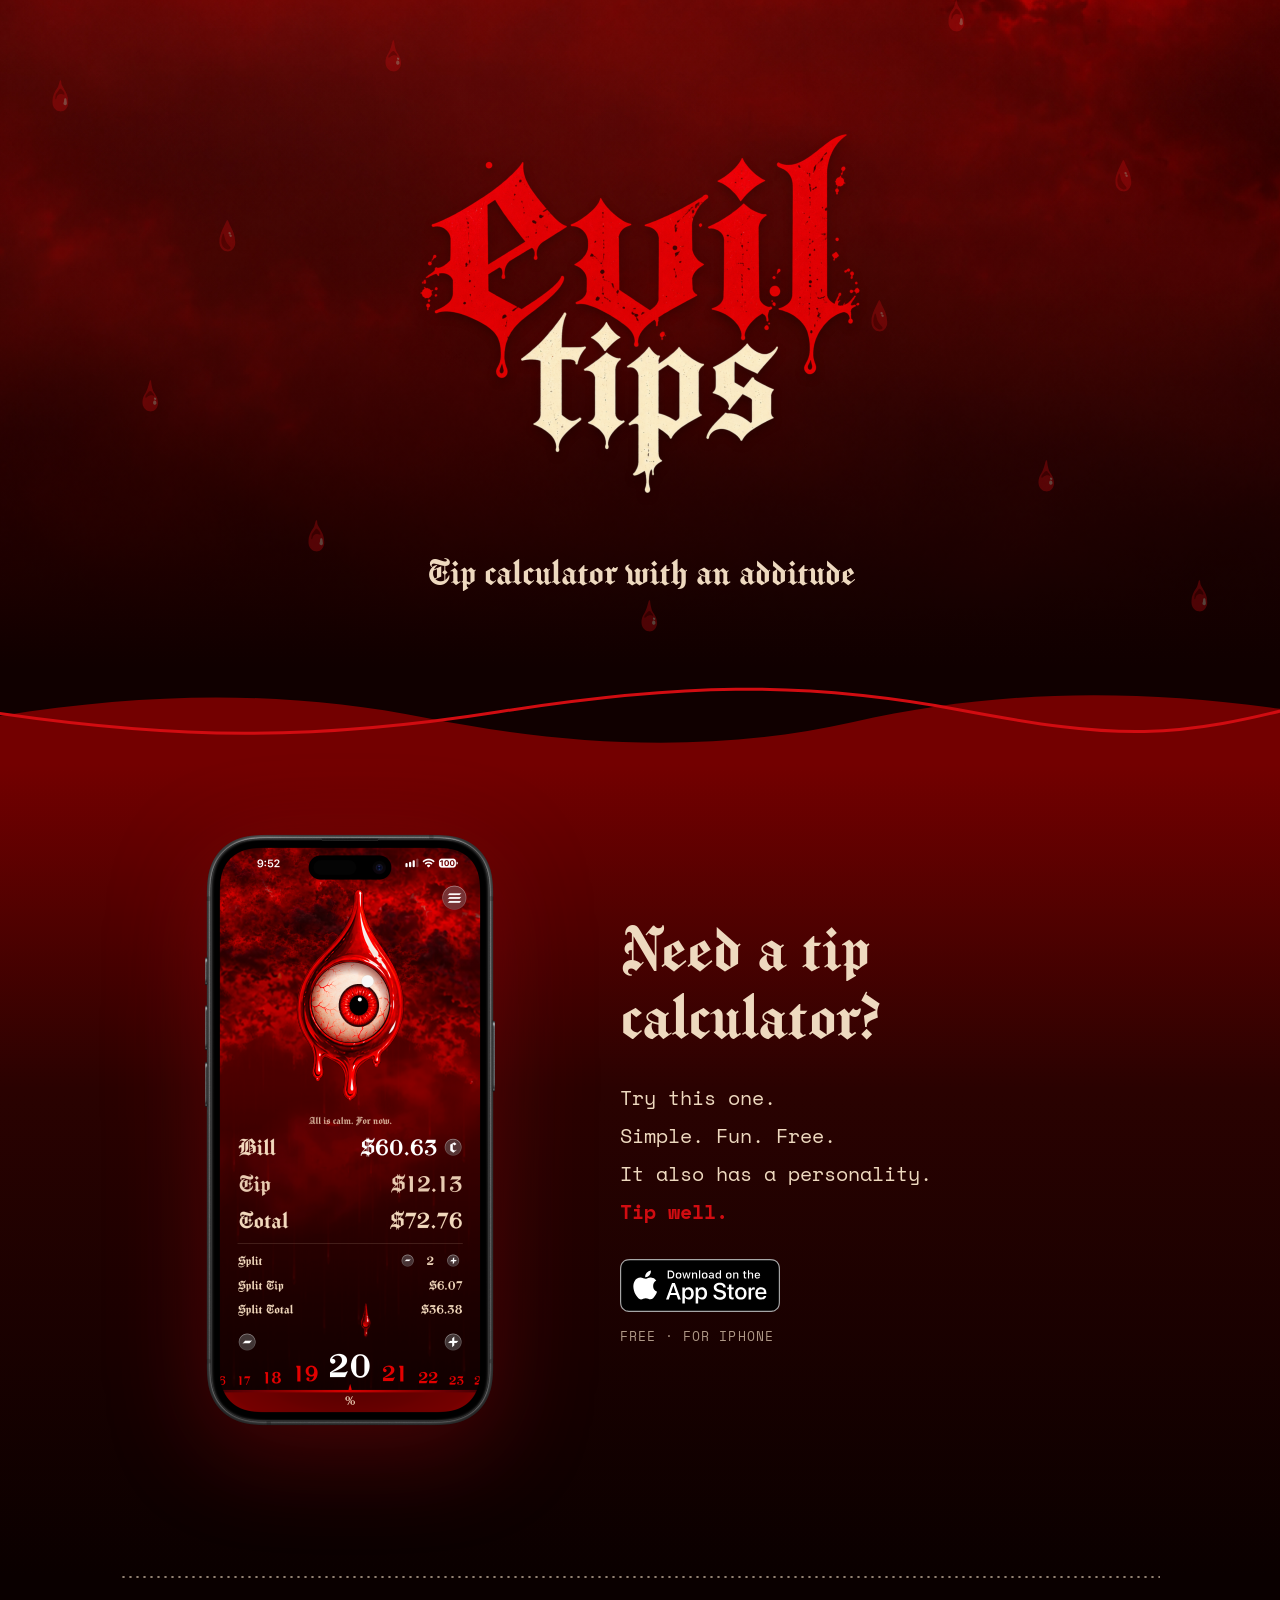
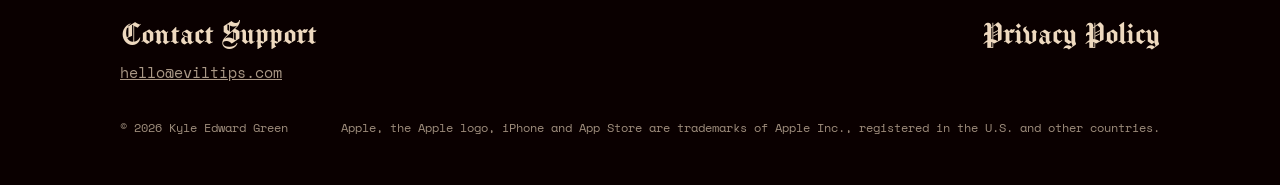
<file: index.html>
<!doctype html>
<!-- data-app="soon" shows "Coming soon to iPhone". At launch: set data-app="live" and fill in the App Store link below. -->
<html lang="en" data-app="live">
<head>
  <meta charset="utf-8">
  <meta name="viewport" content="width=device-width, initial-scale=1">
  <title>Evil Tips — Tip calculator with an additude</title>
  <meta name="description" content="Evil Tips is a free tip calculator for iPhone. Simple, fun, and it has a personality.">
  <link rel="canonical" href="https://eviltips.com/">
  <meta name="theme-color" content="#100000">
  <link rel="icon" type="image/png" href="/assets/favicon.png">
  <link rel="apple-touch-icon" href="/assets/apple-touch-icon.png">

  <meta property="og:type" content="website">
  <meta property="og:url" content="https://eviltips.com/">
  <meta property="og:title" content="Evil Tips">
  <meta property="og:description" content="A tip calculator with an additude. Free for iPhone.">
  <meta property="og:image" content="https://eviltips.com/assets/og-image.png">
  <meta property="og:image:width" content="1200">
  <meta property="og:image:height" content="630">
  <meta name="twitter:card" content="summary_large_image">

  <meta name="apple-itunes-app" content="app-id=6825154365">

  <link rel="preload" href="/assets/fonts/manufacturing-consent.woff2" as="font" type="font/woff2" crossorigin>
  <link rel="stylesheet" href="/styles.css">

  <script type="application/ld+json">
  {
    "@context": "https://schema.org",
    "@type": "MobileApplication",
    "name": "Evil Tips",
    "operatingSystem": "iOS",
    "applicationCategory": "UtilitiesApplication",
    "description": "A free tip calculator for iPhone, with a personality.",
    "offers": { "@type": "Offer", "price": "0", "priceCurrency": "USD" },
    "downloadUrl": "https://apps.apple.com/us/app/evil-tips/id6825154365",
    "author": { "@type": "Person", "name": "Kyle Edward Green" }
  }
  </script>
</head>
<body>
  <header class="hero">
    <div class="rain" aria-hidden="true">
      <img src="/assets/drop-1.svg" alt="" style="--x:4%;  --y:120px; --d:15s; --delay:-2s">
      <img src="/assets/drop-2.svg" alt="" style="--x:11%; --y:420px; --d:18s; --delay:-9s">
      <img src="/assets/drop-3.svg" alt="" style="--x:17%; --y:260px; --d:13s; --delay:-5s">
      <img src="/assets/drop-1.svg" alt="" style="--x:24%; --y:560px; --d:16s; --delay:-12s">
      <img src="/assets/drop-2.svg" alt="" style="--x:30%; --y:80px;  --d:19s; --delay:-1s">
      <img src="/assets/drop-3.svg" alt="" style="--x:68%; --y:340px; --d:14s; --delay:-7s">
      <img src="/assets/drop-1.svg" alt="" style="--x:74%; --y:40px;  --d:17s; --delay:-3s">
      <img src="/assets/drop-2.svg" alt="" style="--x:81%; --y:500px; --d:15s; --delay:-11s">
      <img src="/assets/drop-3.svg" alt="" style="--x:87%; --y:200px; --d:20s; --delay:-6s">
      <img src="/assets/drop-1.svg" alt="" style="--x:93%; --y:620px; --d:16s; --delay:-14s">
      <img src="/assets/drop-2.svg" alt="" style="--x:50%; --y:640px; --d:22s; --delay:-16s">
    </div>
    <h1><img class="logo" src="/assets/logo.png" width="448" height="448" alt="Evil Tips"></h1>
    <p class="tagline">Tip calculator with an additude</p>
  </header>

  <svg class="wave" viewBox="0 0 1440 96" preserveAspectRatio="none" aria-hidden="true" focusable="false">
    <path class="fill" d="M-40 54 C 160 22, 320 22, 480 50 S 800 86, 960 54 S 1280 18, 1480 46 L1480 96 L-40 96 Z" fill="#730000"/>
    <path class="line" d="M-40 40 C 200 74, 360 72, 560 44 S 900 12, 1080 42 S 1320 72, 1480 34" fill="none" stroke="#D10C11" stroke-width="3" stroke-linecap="round" vector-effect="non-scaling-stroke"/>
  </svg>

  <main class="preview">
    <div class="phone">
      <img src="/assets/app-screen.png" width="300" height="604"
           alt="Evil Tips on iPhone: the bill, tip and total under a red storm sky.">
    </div>

    <section class="info" aria-labelledby="pitch">
      <h2 id="pitch">Need a tip calculator?</h2>
      <ul class="lines">
        <li>Try this one.</li>
        <li>Simple. Fun. Free.</li>
        <li>It also has a personality.</li>
        <li class="warn">Tip well.</li>
      </ul>
      <div class="download">
        <span class="cta-soon">Coming soon to iPhone</span>
        <a class="cta-live" href="https://apps.apple.com/us/app/evil-tips/id6825154365">
          <img src="/assets/app-store-badge.svg" width="160" height="53" alt="Download Evil Tips on the App Store">
        </a>
        <p class="meta">Free · for iPhone</p>
      </div>
    </section>
  </main>

  <footer class="site-footer">
    <div class="dotted" aria-hidden="true"></div>
    <nav class="links" aria-label="Footer">
      <div class="contact">
        <a class="big" href="mailto:hello@eviltips.com?subject=Evil%20Tips">Contact Support</a>
        <a class="email" href="mailto:hello@eviltips.com?subject=Evil%20Tips">hello@eviltips.com</a>
      </div>
      <a class="big" href="/privacy/">Privacy Policy</a>
    </nav>
    <div class="small-print">
      <p>© 2026 Kyle Edward Green</p>
      <p>Apple, the Apple logo, iPhone and App Store are trademarks of Apple Inc., registered in the U.S. and other countries.</p>
    </div>
  </footer>
</body>
</html>
</file>
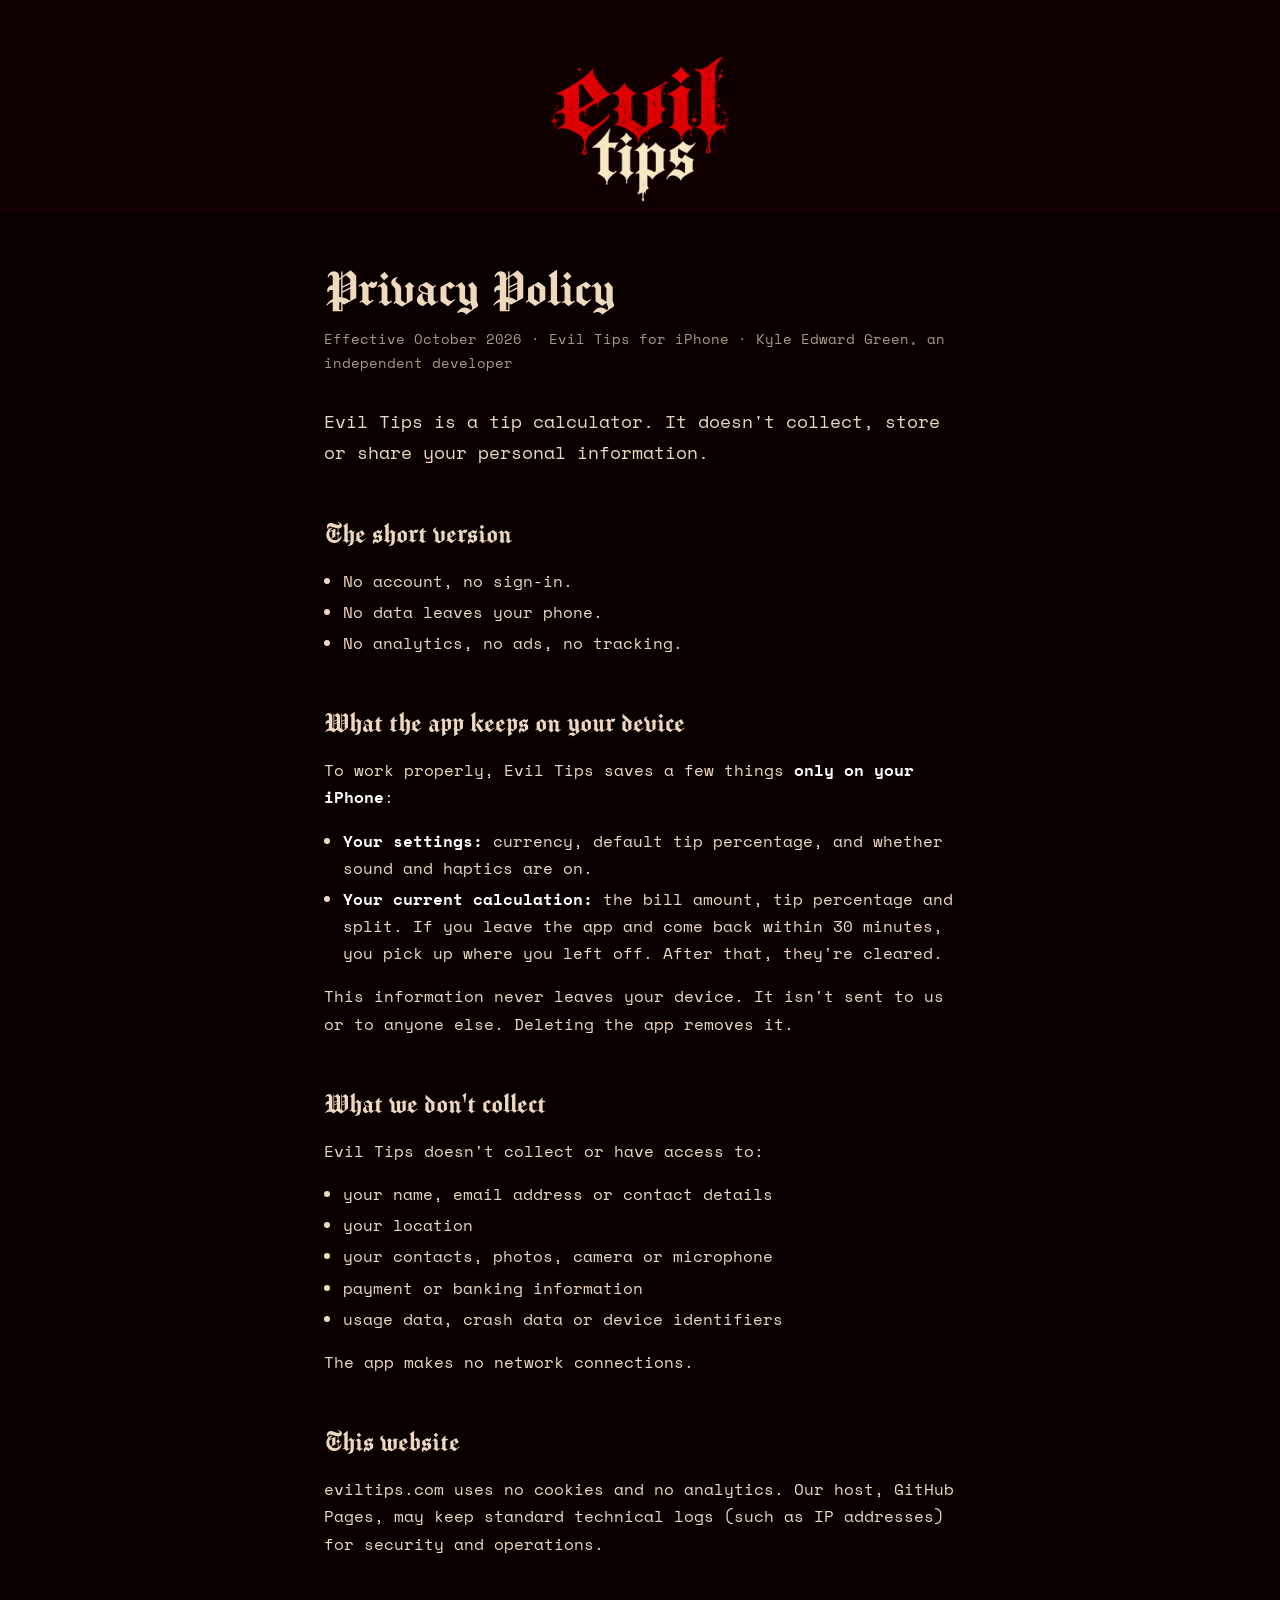
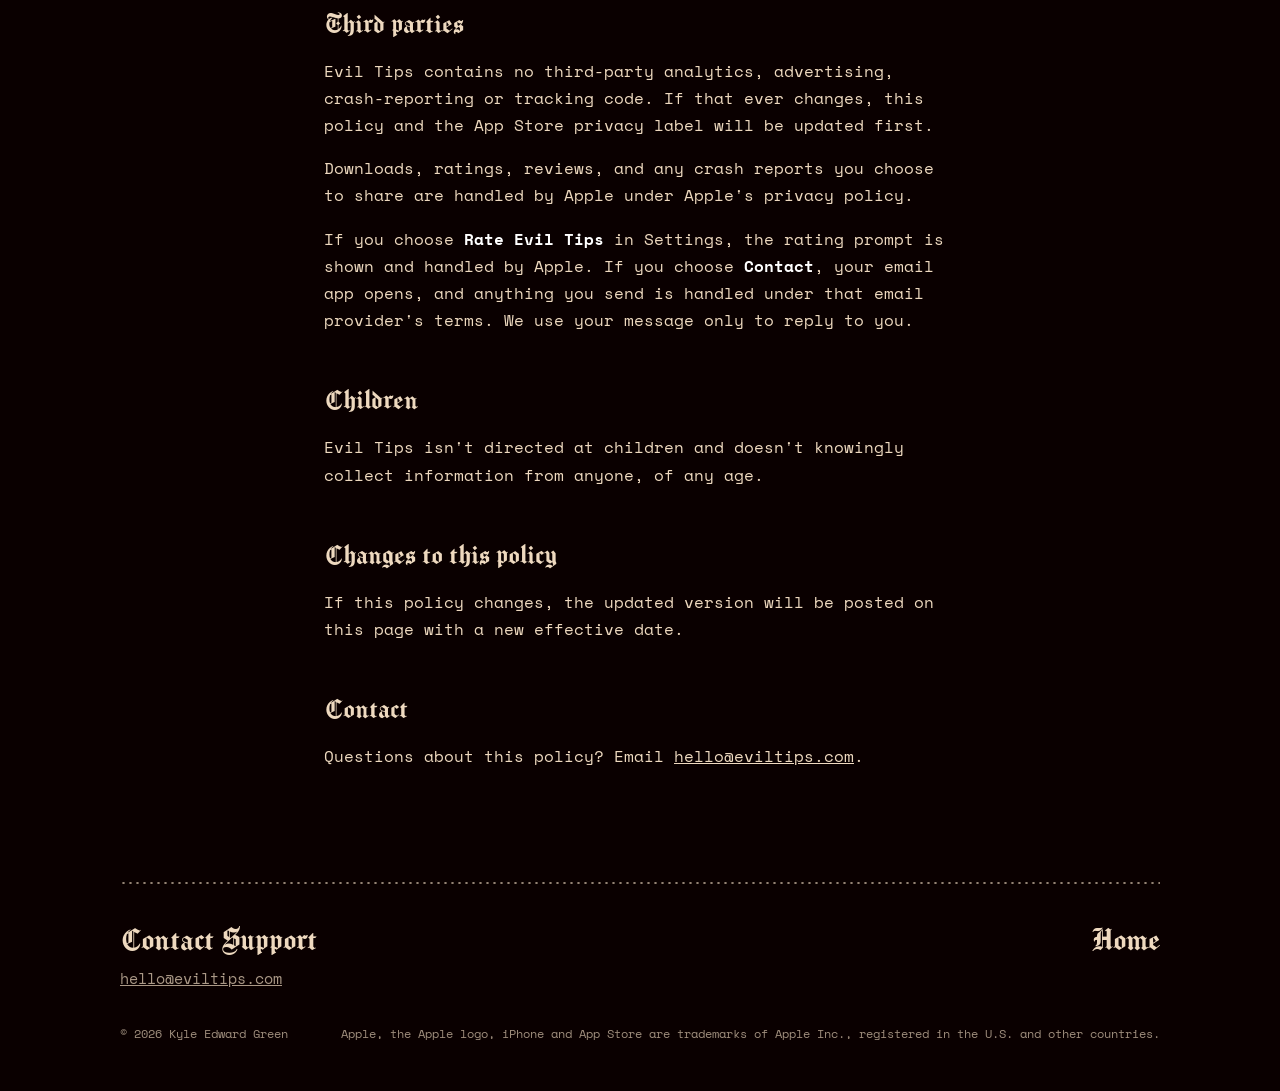
<file: privacy/index.html>
<!doctype html>
<html lang="en">
<head>
  <meta charset="utf-8">
  <meta name="viewport" content="width=device-width, initial-scale=1">
  <title>Privacy Policy — Evil Tips</title>
  <meta name="description" content="Evil Tips doesn't collect, store or share your personal information. No account, no tracking, no data leaves your phone.">
  <link rel="canonical" href="https://eviltips.com/privacy/">
  <meta name="theme-color" content="#100000">
  <link rel="icon" type="image/png" href="/assets/favicon.png">
  <link rel="apple-touch-icon" href="/assets/apple-touch-icon.png">
  <link rel="preload" href="/assets/fonts/manufacturing-consent.woff2" as="font" type="font/woff2" crossorigin>
  <link rel="stylesheet" href="/styles.css">
</head>
<body>
  <header class="page-header">
    <a href="/"><img src="/assets/logo.png" width="180" height="180" alt="Evil Tips home"></a>
  </header>

  <main class="doc">
    <h1>Privacy Policy</h1>
    <p class="meta">Effective October 2026 · Evil Tips for iPhone · Kyle Edward Green, an independent developer</p>

    <p class="lede">Evil Tips is a tip calculator. It doesn't collect, store or share your personal information.</p>

    <h2>The short version</h2>
    <ul>
      <li>No account, no sign-in.</li>
      <li>No data leaves your phone.</li>
      <li>No analytics, no ads, no tracking.</li>
    </ul>

    <h2>What the app keeps on your device</h2>
    <p>To work properly, Evil Tips saves a few things <strong>only on your iPhone</strong>:</p>
    <ul>
      <li><strong>Your settings:</strong> currency, default tip percentage, and whether sound and haptics are on.</li>
      <li><strong>Your current calculation:</strong> the bill amount, tip percentage and split. If you leave the app and come back within 30 minutes, you pick up where you left off. After that, they're cleared.</li>
    </ul>
    <p>This information never leaves your device. It isn't sent to us or to anyone else. Deleting the app removes it.</p>

    <h2>What we don't collect</h2>
    <p>Evil Tips doesn't collect or have access to:</p>
    <ul>
      <li>your name, email address or contact details</li>
      <li>your location</li>
      <li>your contacts, photos, camera or microphone</li>
      <li>payment or banking information</li>
      <li>usage data, crash data or device identifiers</li>
    </ul>
    <p>The app makes no network connections.</p>

    <h2>This website</h2>
    <p>eviltips.com uses no cookies and no analytics. Our host, GitHub Pages, may keep standard technical logs (such as IP addresses) for security and operations.</p>

    <h2>Third parties</h2>
    <p>Evil Tips contains no third-party analytics, advertising, crash-reporting or tracking code. If that ever changes, this policy and the App Store privacy label will be updated first.</p>
    <p>Downloads, ratings, reviews, and any crash reports you choose to share are handled by Apple under Apple's privacy policy.</p>
    <p>If you choose <strong>Rate Evil Tips</strong> in Settings, the rating prompt is shown and handled by Apple. If you choose <strong>Contact</strong>, your email app opens, and anything you send is handled under that email provider's terms. We use your message only to reply to you.</p>

    <h2>Children</h2>
    <p>Evil Tips isn't directed at children and doesn't knowingly collect information from anyone, of any age.</p>

    <h2>Changes to this policy</h2>
    <p>If this policy changes, the updated version will be posted on this page with a new effective date.</p>

    <h2>Contact</h2>
    <p>Questions about this policy? Email <a href="mailto:hello@eviltips.com?subject=Evil%20Tips%20privacy">hello@eviltips.com</a>.</p>
  </main>

  <footer class="site-footer">
    <div class="dotted" aria-hidden="true"></div>
    <nav class="links" aria-label="Footer">
      <div class="contact">
        <a class="big" href="mailto:hello@eviltips.com?subject=Evil%20Tips">Contact Support</a>
        <a class="email" href="mailto:hello@eviltips.com?subject=Evil%20Tips">hello@eviltips.com</a>
      </div>
      <a class="big" href="/">Home</a>
    </nav>
    <div class="small-print">
      <p>© 2026 Kyle Edward Green</p>
      <p>Apple, the Apple logo, iPhone and App Store are trademarks of Apple Inc., registered in the U.S. and other countries.</p>
    </div>
  </footer>
</body>
</html>
</file>
<file: styles.css>
/* Evil Tips — eviltips.com
   Tokens mirror the Figma variables (EvilTips/*).
   Fonts are self-hosted (SIL Open Font License) so no third party sees visitors. */
@font-face {
  font-family: "Manufacturing Consent";
  src: url("/assets/fonts/manufacturing-consent.woff2") format("woff2");
  font-weight: 400; font-style: normal; font-display: swap;
}
@font-face {
  font-family: "Space Mono";
  src: url("/assets/fonts/space-mono-400.woff2") format("woff2");
  font-weight: 400; font-style: normal; font-display: swap;
}
@font-face {
  font-family: "Space Mono";
  src: url("/assets/fonts/space-mono-700.woff2") format("woff2");
  font-weight: 700; font-style: normal; font-display: swap;
}

:root {
  --tan: #eed9bf;
  --bright-red: #d10c11;
  --dark-red: #730000;
  --darkness: #400302;
  --hero-bg: #100000;
  --page-bg: #0a0000;
  --tan-muted: rgba(238, 217, 191, 0.7);
  --tan-faint: rgba(238, 217, 191, 0.65);
  --display: "Manufacturing Consent", "Old English Text MT", serif;
  --mono: "Space Mono", ui-monospace, Menlo, monospace;
  --gutter: 120px;
}

*, *::before, *::after { box-sizing: border-box; }
html { -webkit-text-size-adjust: 100%; }
body {
  margin: 0;
  background: var(--page-bg);
  color: var(--tan);
  font-family: var(--mono);
  -webkit-font-smoothing: antialiased;
  overflow-x: hidden;
}
img { display: block; max-width: 100%; height: auto; }
a { color: inherit; }
a:focus-visible { outline: 2px solid var(--bright-red); outline-offset: 4px; border-radius: 4px; }

.sr-only {
  position: absolute; width: 1px; height: 1px; padding: 0; margin: -1px;
  overflow: hidden; clip: rect(0 0 0 0); white-space: nowrap; border: 0;
}

/* ---------- Hero ---------- */
.hero {
  position: relative;
  overflow: hidden;
  background: var(--hero-bg) url("/assets/sky.jpg") center top / cover no-repeat;
  padding: 72px 24px;
  display: flex;
  flex-direction: column;
  align-items: center;
  gap: 28px;
  text-align: center;
}
.hero::before { /* Sky fade */
  content: "";
  position: absolute; inset: 0;
  background: linear-gradient(to bottom, rgba(16,0,0,0) 0%, rgba(16,0,0,0.3) 50%, var(--hero-bg) 100%);
  pointer-events: none;
}
.hero > * { position: relative; }
.hero h1 { margin: 0; line-height: 0; }
.logo {
  width: 448px;
  max-width: 100%;
  filter: drop-shadow(0 4px 4px rgba(0, 0, 0, 0.25));
}
.tagline {
  margin: 0;
  font-family: var(--display);
  font-size: 40px;
  line-height: 1.2;
}

/* Rain */
.rain { position: absolute; inset: 0; pointer-events: none; opacity: 0.3; }
.rain img {
  position: absolute;
  top: -40px;
  left: var(--x);
  width: 18px;
  height: 32px;
  transform: translateY(var(--y));
  animation: fall var(--d, 14s) linear var(--delay, 0s) infinite;
}
@keyframes fall {
  from { transform: translateY(-40px); }
  to   { transform: translateY(760px); }
}

/* ---------- Wave divider ---------- */
.wave {
  display: block;
  width: 100%;
  height: 96px;
  background: var(--hero-bg);
}
.wave .line { animation: drift 9s ease-in-out infinite alternate; }
.wave .fill { animation: drift 12s ease-in-out infinite alternate-reverse; }
@keyframes drift {
  from { transform: translateX(-12px); }
  to   { transform: translateX(12px); }
}

/* ---------- App preview ---------- */
.preview {
  background: linear-gradient(to bottom, var(--dark-red) 0%, #2a0201 40%, var(--page-bg) 100%);
  padding: 64px var(--gutter) 144px;
  display: flex;
  align-items: center;
  justify-content: center;
  gap: 120px;
}
.phone {
  flex: none;
  /* app-screen.png already includes the iPhone frame; just add the red glow */
  filter: drop-shadow(0 24px 48px rgba(209, 12, 17, 0.28));
}
.phone img {
  width: 300px;
  height: 604px;
}
.info { width: 460px; display: flex; flex-direction: column; gap: 32px; }
.info h2 {
  margin: 0;
  font-family: var(--display);
  font-weight: 400;
  font-size: 72px;
  line-height: 0.95;
}
.lines { margin: 0; padding: 0; list-style: none; font-size: 20px; line-height: 1.5; }
.lines li + li { margin-top: 8px; }
.lines .warn { color: var(--bright-red); font-weight: 700; }

.download { display: flex; flex-direction: column; align-items: flex-start; gap: 14px; }
.download .meta {
  margin: 0;
  font-size: 13px;
  letter-spacing: 0.08em;
  text-transform: uppercase;
  color: var(--tan-muted);
}
/* "Coming soon" vs "Live" — switch with data-app on <html> */
.cta-soon {
  display: inline-block;
  padding: 12px 24px;
  border: 1px dashed rgba(238, 217, 191, 0.6);
  border-radius: 12px;
  font-family: var(--display);
  font-size: 28px;
  line-height: 1.2;
}
.cta-live { display: none; }
.cta-live img { width: 160px; height: auto; }
html[data-app="live"] .cta-soon { display: none; }
html[data-app="live"] .cta-live { display: inline-block; }

/* ---------- Footer ---------- */
.site-footer {
  padding: 0 var(--gutter) 48px;
  display: flex;
  flex-direction: column;
  gap: 36px;
}
.dotted {
  height: 2px;
  background-image: radial-gradient(circle, rgba(238,217,191,0.6) 1px, transparent 1.3px);
  background-size: 7px 2px;
  background-repeat: repeat-x;
}
.links { display: flex; justify-content: space-between; align-items: flex-start; gap: 24px; }
.links .big {
  font-family: var(--display);
  font-size: 34px;
  line-height: 1.2;
  text-decoration: none;
}
.links .big:hover { color: #fff; }
.contact { display: flex; flex-direction: column; gap: 6px; }
.contact .email { font-size: 15px; color: var(--tan-muted); }
.contact .email:hover { color: var(--tan); }
.small-print {
  display: flex;
  justify-content: space-between;
  gap: 24px;
  margin: 0;
  font-size: 12px;
  line-height: 1.5;
  color: var(--tan-faint);
}
.small-print p { margin: 0; }

/* ---------- Text pages (privacy, 404) ---------- */
.page-header {
  background: var(--hero-bg);
  padding: 32px 24px 0;
  display: flex;
  justify-content: center;
}
.page-header img { width: 180px; }
.doc {
  max-width: 680px;
  margin: 0 auto;
  padding: 48px 24px 96px;
  font-size: 16px;
  line-height: 1.7;
}
.doc h1 {
  font-family: var(--display);
  font-weight: 400;
  font-size: 56px;
  line-height: 1.05;
  margin: 0 0 8px;
}
.doc h2 {
  font-family: var(--display);
  font-weight: 400;
  font-size: 30px;
  line-height: 1.2;
  margin: 48px 0 12px;
}
.doc .meta { color: var(--tan-muted); font-size: 14px; margin: 0 0 32px; }
.doc ul { padding-left: 1.2em; }
.doc li { margin: 4px 0; }
.doc strong { color: #fff; font-weight: 700; }
.doc .lede { font-size: 18px; }

.lost {
  min-height: 70vh;
  display: flex;
  flex-direction: column;
  align-items: center;
  justify-content: center;
  gap: 24px;
  padding: 48px 24px;
  text-align: center;
  background: radial-gradient(ellipse at top, #2a0201 0%, var(--page-bg) 70%);
}
.lost img { width: 260px; }
.lost p { margin: 0; font-family: var(--display); font-size: 32px; }
.lost a { font-size: 15px; }

/* ---------- Mobile ---------- */
@media (max-width: 900px) {
  :root { --gutter: 24px; }
  .preview { flex-direction: column; gap: 48px; padding: 32px var(--gutter) 80px; }
  .info { width: 100%; max-width: 460px; order: -1; gap: 24px; }
  .info h2 { font-size: 48px; }
  .lines { font-size: 17px; }
  .phone img { width: 280px; height: 564px; }
}
@media (max-width: 640px) {
  .hero { padding: 48px 24px 40px; gap: 16px; }
  .logo { width: 290px; }
  .tagline { font-size: 24px; }
  .wave { height: 48px; }
  .site-footer { padding-bottom: 40px; gap: 28px; }
  .links { flex-direction: column; }
  .links .big { font-size: 28px; }
  .small-print { flex-direction: column; gap: 10px; }
  .doc h1 { font-size: 44px; }
}

/* ---------- Reduce Motion ---------- */
@media (prefers-reduced-motion: reduce) {
  .rain img, .wave .line, .wave .fill { animation: none; }
}
</file>
